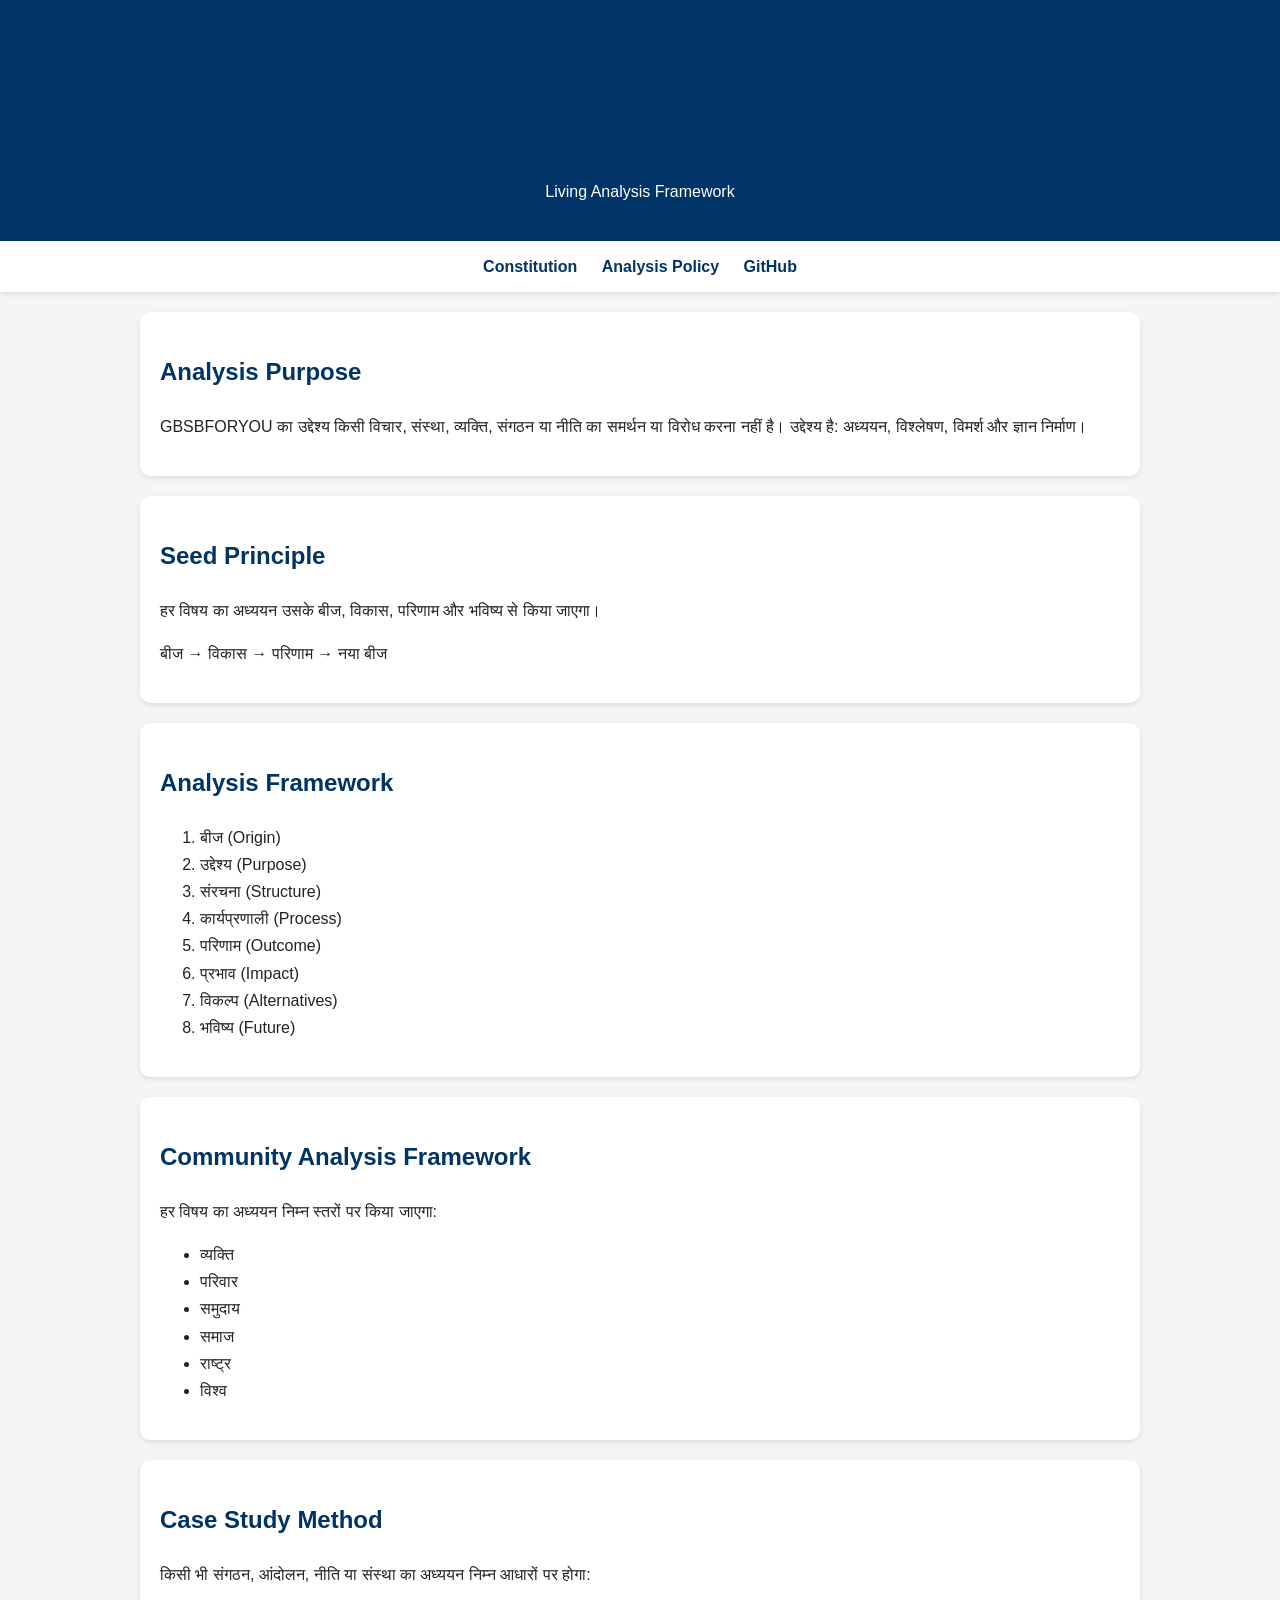
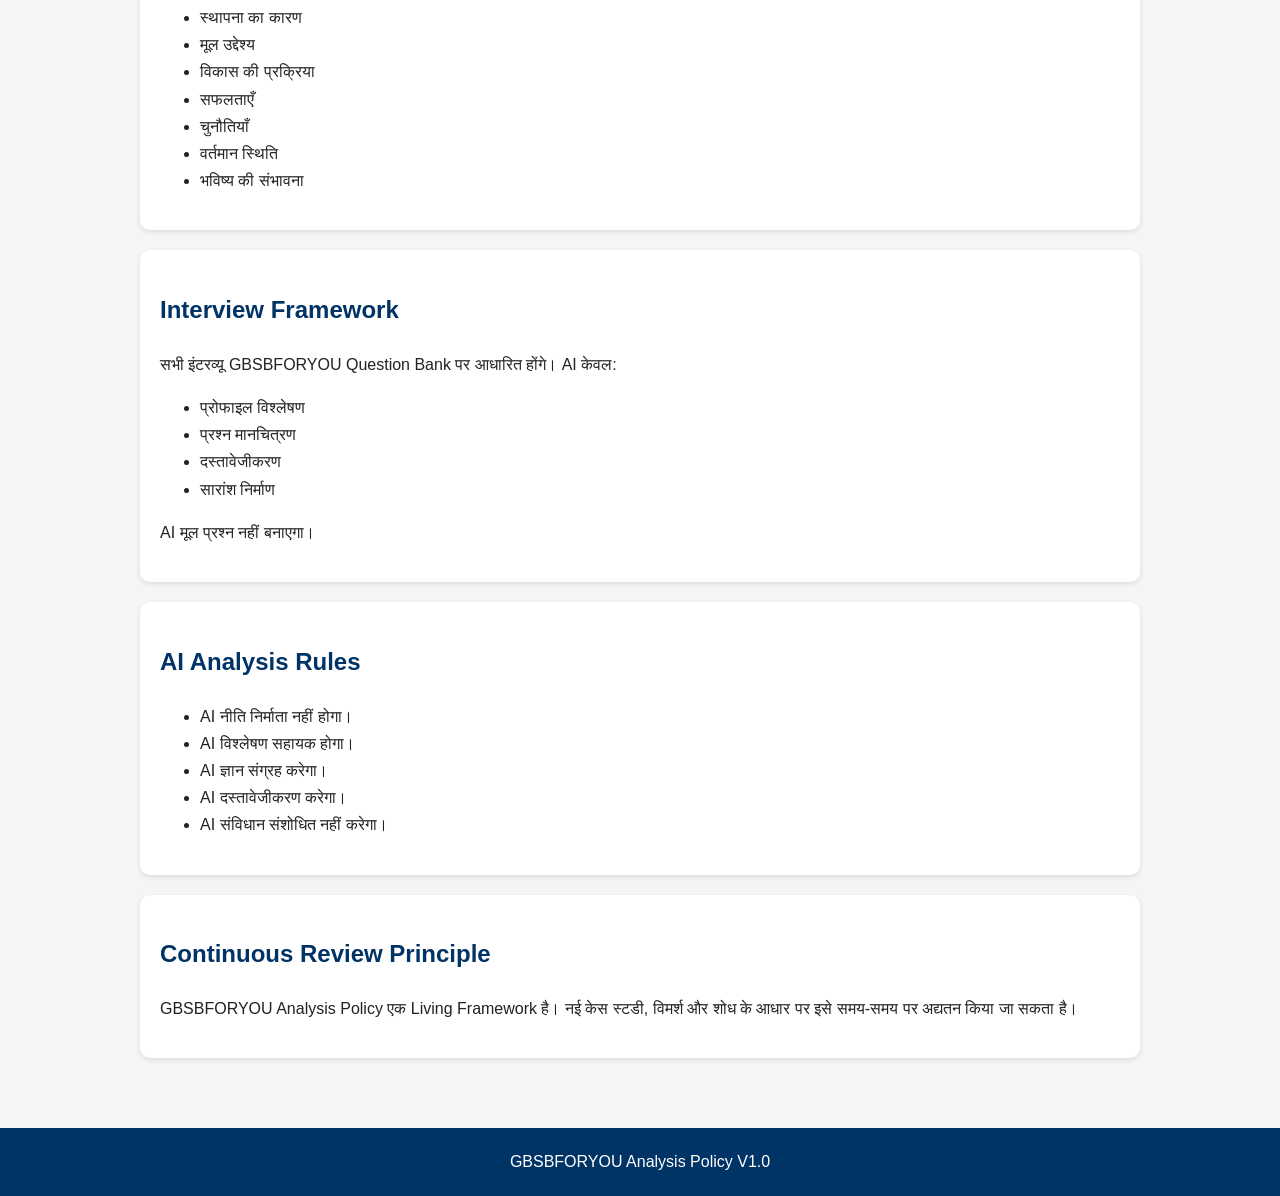
<file: analysis.html>
<!DOCTYPE html><html lang="hi">
<head>
<meta charset="UTF-8">
<meta name="viewport" content="width=device-width, initial-scale=1.0">
<title>GBSBFORYOU Analysis Policy V1.0</title><style>
body{
font-family:Arial,sans-serif;
margin:0;
padding:0;
background:#f5f5f5;
color:#222;
line-height:1.7;
}

header{
background:#003366;
color:white;
padding:20px;
text-align:center;
}

nav{
background:white;
padding:12px;
text-align:center;
box-shadow:0 2px 5px rgba(0,0,0,0.1);
}

nav a{
margin:10px;
text-decoration:none;
color:#003366;
font-weight:bold;
}

.container{
max-width:1000px;
margin:auto;
padding:20px;
}

.card{
background:white;
padding:20px;
margin-bottom:20px;
border-radius:10px;
box-shadow:0 2px 5px rgba(0,0,0,0.1);
}

h1,h2,h3{
color:#003366;
}

footer{
background:#003366;
color:white;
text-align:center;
padding:20px;
margin-top:30px;
}
</style></head><body><header><h1>GBSBFORYOU</h1>
<h2>Analysis Policy V1.0</h2><p>Living Analysis Framework</p></header><nav>
<a href="index.html">Constitution</a>
<a href="analysis.html">Analysis Policy</a>
<a href="https://github.com/ajaysingh132/gbsbforyou-constitution">GitHub</a>
</nav><div class="container"><div class="card"><h2>Analysis Purpose</h2><p>GBSBFORYOU का उद्देश्य किसी विचार, संस्था, व्यक्ति, संगठन या नीति का समर्थन या विरोध करना नहीं है।

उद्देश्य है:

अध्ययन, विश्लेषण, विमर्श और ज्ञान निर्माण।

</p></div><div class="card"><h2>Seed Principle</h2><p>हर विषय का अध्ययन उसके बीज, विकास, परिणाम और भविष्य से किया जाएगा।

</p><p>बीज → विकास → परिणाम → नया बीज

</p></div><div class="card"><h2>Analysis Framework</h2><ol><li>बीज (Origin)</li><li>उद्देश्य (Purpose)</li><li>संरचना (Structure)</li><li>कार्यप्रणाली (Process)</li><li>परिणाम (Outcome)</li><li>प्रभाव (Impact)</li><li>विकल्प (Alternatives)</li><li>भविष्य (Future)</li></ol></div><div class="card"><h2>Community Analysis Framework</h2><p>हर विषय का अध्ययन निम्न स्तरों पर किया जाएगा:

</p><ul><li>व्यक्ति</li><li>परिवार</li><li>समुदाय</li><li>समाज</li><li>राष्ट्र</li><li>विश्व</li></ul></div><div class="card"><h2>Case Study Method</h2><p>किसी भी संगठन, आंदोलन, नीति या संस्था का अध्ययन निम्न आधारों पर होगा:

</p><ul><li>स्थापना का कारण</li><li>मूल उद्देश्य</li><li>विकास की प्रक्रिया</li><li>सफलताएँ</li><li>चुनौतियाँ</li><li>वर्तमान स्थिति</li><li>भविष्य की संभावना</li></ul></div><div class="card"><h2>Interview Framework</h2><p>सभी इंटरव्यू GBSBFORYOU Question Bank पर आधारित होंगे।

AI केवल:

</p><ul><li>प्रोफाइल विश्लेषण</li><li>प्रश्न मानचित्रण</li><li>दस्तावेजीकरण</li><li>सारांश निर्माण</li></ul><p>AI मूल प्रश्न नहीं बनाएगा।

</p></div><div class="card"><h2>AI Analysis Rules</h2><ul><li>AI नीति निर्माता नहीं होगा।</li><li>AI विश्लेषण सहायक होगा।</li><li>AI ज्ञान संग्रह करेगा।</li><li>AI दस्तावेजीकरण करेगा।</li><li>AI संविधान संशोधित नहीं करेगा।</li></ul></div><div class="card"><h2>Continuous Review Principle</h2><p>GBSBFORYOU Analysis Policy एक Living Framework है।

नई केस स्टडी, विमर्श और शोध के आधार पर इसे समय-समय पर अद्यतन किया जा सकता है।

</p></div></div><footer>GBSBFORYOU Analysis Policy V1.0

</footer></body>
                                                                                                                                                  </html>
</file>
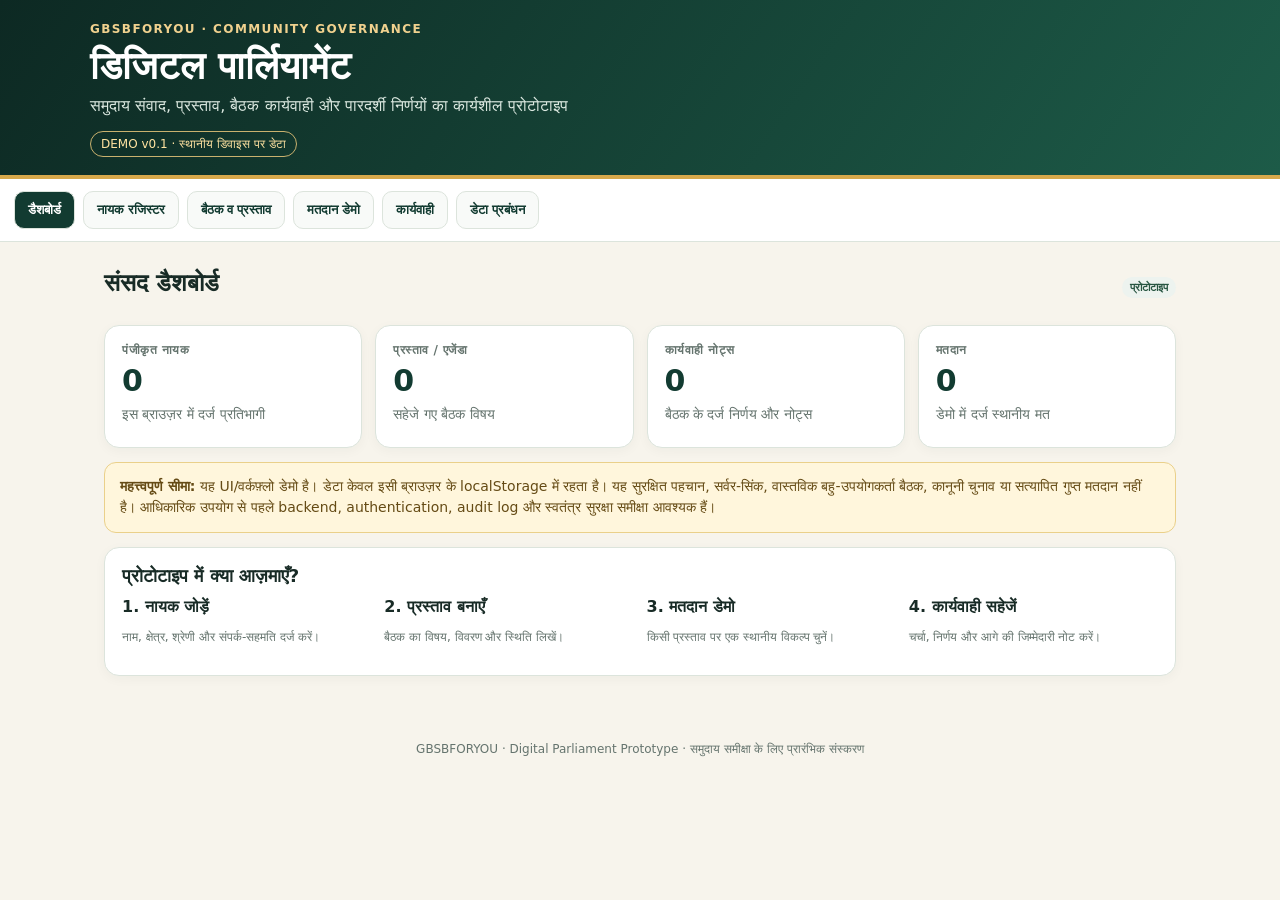
<file: digital-parliament-prototype.html>
<!doctype html>
<html lang="hi">
<head>
<meta charset="utf-8"><meta name="viewport" content="width=device-width,initial-scale=1">
<meta name="theme-color" content="#102d26"><title>Digital Parliament | GBSBFORYOU</title>
<style>
:root{--green:#123b31;--green2:#1b5a48;--gold:#d7a84b;--cream:#f7f4ec;--ink:#182b26;--muted:#65746e;--line:#dce4dc;--white:#fff;--red:#9d3939}
*{box-sizing:border-box}body{margin:0;background:var(--cream);color:var(--ink);font-family:system-ui,-apple-system,"Noto Sans Devanagari",sans-serif}header{background:linear-gradient(125deg,#0d2923,#1d5b48);color:white;padding:22px 18px 18px;border-bottom:4px solid var(--gold)}.wrap{max-width:1100px;margin:auto}header .brand{font-size:12px;letter-spacing:1.4px;color:#f0d18e;font-weight:800}h1{font-size:clamp(25px,5vw,38px);margin:8px 0 5px}header p{margin:0;color:#dce9e1;line-height:1.55}.badge{display:inline-block;border:1px solid #c9b16e;border-radius:20px;padding:5px 10px;font-size:12px;margin-top:12px;color:#ffe3a1}.nav{display:flex;gap:8px;overflow:auto;padding:12px 14px;background:#fff;border-bottom:1px solid var(--line);position:sticky;top:0;z-index:5}.nav button{border:1px solid var(--line);background:#f8faf8;border-radius:10px;padding:10px 13px;white-space:nowrap;font-weight:700;color:var(--green);cursor:pointer}.nav button.active{background:var(--green);color:white}.main{padding:18px 14px 44px}.panel{display:none}.panel.active{display:block}.grid{display:grid;grid-template-columns:repeat(auto-fit,minmax(220px,1fr));gap:13px}.card,.box{background:white;border:1px solid var(--line);border-radius:15px;padding:17px;box-shadow:0 3px 12px #19382b0a}.kicker{font-size:12px;color:var(--muted);font-weight:800;text-transform:uppercase;letter-spacing:.5px}.number{font-size:30px;font-weight:850;color:var(--green);margin:6px 0}.card p{margin:5px 0;color:var(--muted);line-height:1.5;font-size:14px}h2{font-size:24px;margin:4px 0 14px}h3{margin:0 0 10px;font-size:18px}.sectionhead{display:flex;justify-content:space-between;gap:12px;align-items:center;flex-wrap:wrap;margin:5px 0 14px}.notice{background:#fff6dc;border:1px solid #ead08a;color:#654b15;padding:13px 15px;border-radius:12px;margin:14px 0;line-height:1.55;font-size:14px}.green-notice{background:#e8f4ed;border-color:#b9dbc7;color:#23543c}.row{display:grid;grid-template-columns:repeat(auto-fit,minmax(190px,1fr));gap:12px}.field{display:flex;flex-direction:column;gap:6px;margin-bottom:12px}label{font-size:13px;font-weight:750;color:#42564d}input,select,textarea{width:100%;padding:11px 12px;border:1px solid #cbd8cf;border-radius:9px;font:inherit;background:#fff;color:var(--ink)}textarea{min-height:90px;resize:vertical}.btn{border:0;border-radius:9px;padding:11px 15px;font-weight:800;background:var(--green);color:#fff;cursor:pointer}.btn.gold{background:var(--gold);color:#2b271b}.btn.light{background:#edf3ef;color:var(--green);border:1px solid var(--line)}.btn.red{background:var(--red)}.actions{display:flex;gap:8px;flex-wrap:wrap}.tablewrap{overflow:auto;border:1px solid var(--line);border-radius:12px;background:white}table{border-collapse:collapse;width:100%;min-width:600px}th,td{text-align:left;padding:11px 12px;border-bottom:1px solid var(--line);font-size:14px;vertical-align:top}th{background:#edf3ef;color:#294b3c;font-size:12px}tr:last-child td{border-bottom:0}.empty{text-align:center;color:var(--muted);padding:24px}.pill{display:inline-block;padding:4px 8px;border-radius:20px;font-size:11px;font-weight:800;background:#edf3ef;color:#285642}.pill.pending{background:#fff2cf;color:#795b12}.small{font-size:12px;color:var(--muted);line-height:1.5}.ballot{border:1px solid var(--line);border-radius:12px;padding:14px;margin:10px 0}.ballot label{display:flex;align-items:center;gap:10px;padding:8px 0;font-weight:600}.ballot input{width:auto}.footer{text-align:center;padding:22px;color:var(--muted);font-size:12px}#toast{position:fixed;bottom:18px;left:50%;transform:translateX(-50%);background:#172d25;color:white;padding:12px 18px;border-radius:12px;display:none;z-index:10;box-shadow:0 6px 25px #0003}.progress{height:9px;border-radius:8px;background:#e7ece7;overflow:hidden}.progress span{display:block;height:100%;background:var(--green2);width:0%}
</style>
</head>
<body>
<header><div class="wrap"><div class="brand">GBSBFORYOU · COMMUNITY GOVERNANCE</div><h1>डिजिटल पार्लियामेंट</h1><p>समुदाय संवाद, प्रस्ताव, बैठक कार्यवाही और पारदर्शी निर्णयों का कार्यशील प्रोटोटाइप</p><span class="badge">DEMO v0.1 · स्थानीय डिवाइस पर डेटा</span></div></header>
<nav class="nav" aria-label="मुख्य मेनू">
<button class="active" data-tab="home">डैशबोर्ड</button><button data-tab="members">नायक रजिस्टर</button><button data-tab="agenda">बैठक व प्रस्ताव</button><button data-tab="vote">मतदान डेमो</button><button data-tab="minutes">कार्यवाही</button><button data-tab="export">डेटा प्रबंधन</button>
</nav>
<main class="main wrap">
<section class="panel active" id="home"><div class="sectionhead"><h2>संसद डैशबोर्ड</h2><span class="pill">प्रोटोटाइप</span></div>
<div class="grid"><div class="card"><div class="kicker">पंजीकृत नायक</div><div class="number" id="statMembers">0</div><p>इस ब्राउज़र में दर्ज प्रतिभागी</p></div><div class="card"><div class="kicker">प्रस्ताव / एजेंडा</div><div class="number" id="statAgenda">0</div><p>सहेजे गए बैठक विषय</p></div><div class="card"><div class="kicker">कार्यवाही नोट्स</div><div class="number" id="statMinutes">0</div><p>बैठक के दर्ज निर्णय और नोट्स</p></div><div class="card"><div class="kicker">मतदान</div><div class="number" id="statVotes">0</div><p>डेमो में दर्ज स्थानीय मत</p></div></div>
<div class="notice"><b>महत्त्वपूर्ण सीमा:</b> यह UI/वर्कफ़्लो डेमो है। डेटा केवल इसी ब्राउज़र के localStorage में रहता है। यह सुरक्षित पहचान, सर्वर-सिंक, वास्तविक बहु-उपयोगकर्ता बैठक, कानूनी चुनाव या सत्यापित गुप्त मतदान नहीं है। आधिकारिक उपयोग से पहले backend, authentication, audit log और स्वतंत्र सुरक्षा समीक्षा आवश्यक हैं।</div>
<div class="box"><h3>प्रोटोटाइप में क्या आज़माएँ?</h3><div class="grid"><div><b>1. नायक जोड़ें</b><p class="small">नाम, क्षेत्र, श्रेणी और संपर्क-सहमति दर्ज करें।</p></div><div><b>2. प्रस्ताव बनाएँ</b><p class="small">बैठक का विषय, विवरण और स्थिति लिखें।</p></div><div><b>3. मतदान डेमो</b><p class="small">किसी प्रस्ताव पर एक स्थानीय विकल्प चुनें।</p></div><div><b>4. कार्यवाही सहेजें</b><p class="small">चर्चा, निर्णय और आगे की जिम्मेदारी नोट करें।</p></div></div></div>
</section>
<section class="panel" id="members"><div class="sectionhead"><h2>नायक रजिस्टर</h2><button class="btn light" onclick="exportCSV('members')">CSV डाउनलोड</button></div>
<div class="box"><form id="memberForm"><div class="row"><div class="field"><label for="mName">पूरा नाम *</label><input id="mName" required maxlength="100" placeholder="नायक का नाम"></div><div class="field"><label for="mArea">टांडा / बस्ती / क्षेत्र *</label><input id="mArea" required maxlength="120" placeholder="स्थानीय क्षेत्र"></div><div class="field"><label for="mDistrict">जिला</label><input id="mDistrict" maxlength="100" placeholder="जिला"></div><div class="field"><label for="mCategory">प्रस्तावित श्रेणी</label><select id="mCategory"><option>A — ऐतिहासिक मुख्य टांडा</option><option>B — शहरी स्थायी निवासी</option><option>C — ग्रामीण क्षेत्र</option><option>अभी सत्यापन बाकी</option></select></div><div class="field"><label for="mRole">भूमिका</label><select id="mRole"><option>नायक</option><option>महिला नायक</option><option>स्थानीय सत्यापनकर्ता</option><option>पर्यवेक्षक</option></select></div><div class="field"><label for="mStatus">सत्यापन स्थिति</label><select id="mStatus"><option>सत्यापन बाकी</option><option>स्थानीय रूप से सत्यापित</option><option>दस्तावेज़ की जाँच बाकी</option><option>अस्थायी प्रविष्टि</option></select></div></div><div class="field"><label for="mNotes">नोट्स (संवेदनशील निजी जानकारी न लिखें)</label><textarea id="mNotes" maxlength="500" placeholder="स्थानीय सहमति/स्रोत का संक्षिप्त उल्लेख"></textarea></div><button class="btn" type="submit">नायक जोड़ें</button></form></div><div class="tablewrap" style="margin-top:14px"><table><thead><tr><th>नाम</th><th>क्षेत्र / जिला</th><th>श्रेणी / भूमिका</th><th>सत्यापन</th><th>कार्य</th></tr></thead><tbody id="membersTable"></tbody></table></div></section>
<section class="panel" id="agenda"><div class="sectionhead"><h2>बैठक व प्रस्ताव</h2></div><div class="box"><form id="agendaForm"><div class="row"><div class="field"><label for="aTitle">प्रस्ताव / एजेंडा शीर्षक *</label><input id="aTitle" required maxlength="160" placeholder="बैठक का विषय"></div><div class="field"><label for="aMeeting">बैठक की तारीख</label><input id="aMeeting" type="date"></div><div class="field"><label for="aOwner">प्रस्तावक / संयोजक</label><input id="aOwner" maxlength="100" placeholder="नाम या समिति"></div><div class="field"><label for="aStatus">स्थिति</label><select id="aStatus"><option>मसौदा</option><option>चर्चा हेतु</option><option>मतदान हेतु</option><option>स्वीकृत</option><option>अस्वीकृत</option><option>स्थगित</option></select></div></div><div class="field"><label for="aDesc">विवरण / अपेक्षित निर्णय *</label><textarea id="aDesc" required maxlength="2000" placeholder="उद्देश्य, विकल्प, संभावित प्रभाव और निर्णय का प्रश्न"></textarea></div><button class="btn" type="submit">प्रस्ताव सहेजें</button></form></div><div id="agendaList" style="margin-top:14px"></div></section>
<section class="panel" id="vote"><div class="sectionhead"><h2>मतदान डेमो</h2></div><div class="notice"><b>डेमो मात्र:</b> यह मतदान पहचान या पात्रता प्रमाणित नहीं करता और परिणाम कानूनी/आधिकारिक निर्णय नहीं है। एक ही डिवाइस पर डेटा बदला जा सकता है।</div><div class="box"><div class="field"><label for="voteProposal">प्रस्ताव चुनें</label><select id="voteProposal"></select></div><div id="ballotArea"><p class="small">पहले बैठक व प्रस्ताव टैब में प्रस्ताव जोड़ें।</p></div></div><div class="box" style="margin-top:14px"><h3>डेमो परिणाम</h3><div id="voteResults" class="small">अभी कोई मतदान दर्ज नहीं है।</div></div></section>
<section class="panel" id="minutes"><div class="sectionhead"><h2>बैठक कार्यवाही</h2></div><div class="box"><form id="minutesForm"><div class="row"><div class="field"><label for="minTitle">बैठक / कार्यवाही शीर्षक *</label><input id="minTitle" required maxlength="160" placeholder="बैठक का नाम"></div><div class="field"><label for="minDate">तारीख</label><input id="minDate" type="date"></div><div class="field"><label for="minResponsible">जिम्मेदार व्यक्ति / समिति</label><input id="minResponsible" maxlength="100" placeholder="नाम / समिति"></div></div><div class="field"><label for="minDiscussion">चर्चा का सार</label><textarea id="minDiscussion" maxlength="3000"></textarea></div><div class="field"><label for="minDecision">निर्णय / अगली कार्रवाई *</label><textarea id="minDecision" required maxlength="2000" placeholder="निर्णय, जिम्मेदारी और समयसीमा"></textarea></div><button class="btn" type="submit">कार्यवाही सहेजें</button></form></div><div id="minutesList" style="margin-top:14px"></div></section>
<section class="panel" id="export"><div class="sectionhead"><h2>डेटा प्रबंधन</h2></div><div class="box"><h3>बैकअप और निर्यात</h3><p class="small">डेटा इसी ब्राउज़र/डिवाइस पर है। ब्राउज़र डेटा साफ़ करने या डिवाइस बदलने पर खो सकता है। नियमित JSON बैकअप डाउनलोड करें।</p><div class="actions"><button class="btn" onclick="backup()">पूरा JSON बैकअप</button><button class="btn light" onclick="exportCSV('members')">नायक CSV</button><button class="btn light" onclick="exportCSV('agenda')">प्रस्ताव CSV</button><button class="btn light" onclick="exportCSV('minutes')">कार्यवाही CSV</button><label class="btn light" for="restoreFile">JSON बैकअप आयात</label><input id="restoreFile" type="file" accept=".json,application/json" hidden></div></div><div class="box" style="margin-top:14px"><h3>सभी स्थानीय डेमो डेटा हटाएँ</h3><p class="small">यह क्रिया इसी ब्राउज़र के इस प्रोटोटाइप में सहेजे गए सभी रिकॉर्ड मिटा देगी। पहले बैकअप डाउनलोड करें।</p><button class="btn red" onclick="clearAll()">डेमो डेटा मिटाएँ</button></div><div class="notice">गोपनीयता: इस डेमो में असली फोन नंबर, आधार, पते, स्वास्थ्य, वित्तीय या अन्य संवेदनशील जानकारी दर्ज न करें। साझा डिवाइस पर उपयोग करने से बचें।</div></section>
</main><div class="footer">GBSBFORYOU · Digital Parliament Prototype · समुदाय समीक्षा के लिए प्रारंभिक संस्करण</div><div id="toast" role="status"></div>
<script>
const KEY='gbsbforyou_digital_parliament_v01';
const empty={members:[],agenda:[],minutes:[],votes:[]};let db=load();
function load(){try{return {...empty,...JSON.parse(localStorage.getItem(KEY)||'{}')}}catch(e){return {...empty}}}
function save(){localStorage.setItem(KEY,JSON.stringify(db));render();toast('इस डिवाइस पर सहेज दिया गया');}
function toast(s){const t=document.getElementById('toast');t.textContent=s;t.style.display='block';clearTimeout(window.tt);window.tt=setTimeout(()=>t.style.display='none',2300)}
function id(){return Date.now().toString(36)+Math.random().toString(36).slice(2,7)}
function esc(s=''){return String(s).replace(/[&<>"']/g,c=>({'&':'&amp;','<':'&lt;','>':'&gt;','"':'&quot;',"'":'&#39;'}[c]))}
document.querySelectorAll('[data-tab]').forEach(b=>b.addEventListener('click',()=>{document.querySelectorAll('[data-tab]').forEach(x=>x.classList.toggle('active',x===b));document.querySelectorAll('.panel').forEach(x=>x.classList.toggle('active',x.id===b.dataset.tab));}));
document.getElementById('memberForm').addEventListener('submit',e=>{e.preventDefault();db.members.unshift({id:id(),name:mName.value.trim(),area:mArea.value.trim(),district:mDistrict.value.trim(),category:mCategory.value,role:mRole.value,status:mStatus.value,notes:mNotes.value.trim(),created:new Date().toISOString()});e.target.reset();save()});
document.getElementById('agendaForm').addEventListener('submit',e=>{e.preventDefault();db.agenda.unshift({id:id(),title:aTitle.value.trim(),date:aMeeting.value,owner:aOwner.value.trim(),status:aStatus.value,desc:aDesc.value.trim(),created:new Date().toISOString()});e.target.reset();save()});
document.getElementById('minutesForm').addEventListener('submit',e=>{e.preventDefault();db.minutes.unshift({id:id(),title:minTitle.value.trim(),date:minDate.value,responsible:minResponsible.value.trim(),discussion:minDiscussion.value.trim(),decision:minDecision.value.trim(),created:new Date().toISOString()});e.target.reset();save()});
function del(type,uid){if(confirm('क्या यह रिकॉर्ड हटाना चाहते हैं?')){db[type]=db[type].filter(x=>x.id!==uid);if(type==='agenda')db.votes=db.votes.filter(v=>db.agenda.some(a=>a.id===v.agendaId));save()}}
function render(){statMembers.textContent=db.members.length;statAgenda.textContent=db.agenda.length;statMinutes.textContent=db.minutes.length;statVotes.textContent=db.votes.length;
membersTable.innerHTML=db.members.length?db.members.map(m=>'<tr><td><b>'+esc(m.name)+'</b><br><span class="small">'+esc(m.notes)+'</span></td><td>'+esc(m.area)+(m.district?'<br>'+esc(m.district):'')+'</td><td>'+esc(m.category)+'<br>'+esc(m.role)+'</td><td><span class="pill '+(m.status==='सत्यापन बाकी'?'pending':'')+'">'+esc(m.status)+'</span></td><td><button class="btn red" onclick="del(\'members\',\''+m.id+'\')">हटाएँ</button></td></tr>').join(''):'<tr><td colspan="5" class="empty">अभी कोई नायक दर्ज नहीं है।</td></tr>';
agendaList.innerHTML=db.agenda.length?db.agenda.map(a=>'<div class="box" style="margin-bottom:10px"><div class="sectionhead"><h3>'+esc(a.title)+'</h3><span class="pill">'+esc(a.status)+'</span></div><p>'+esc(a.desc)+'</p><p class="small">तारीख: '+esc(a.date||'निर्धारित नहीं')+' · प्रस्तावक: '+esc(a.owner||'दर्ज नहीं')+'</p><div class="actions"><button class="btn light" onclick="setVote(\''+a.id+'\')">मतदान डेमो खोलें</button><button class="btn red" onclick="del(\'agenda\',\''+a.id+'\')">हटाएँ</button></div></div>').join(''):'<div class="box empty">अभी कोई प्रस्ताव नहीं।</div>';
minutesList.innerHTML=db.minutes.length?db.minutes.map(m=>'<div class="box" style="margin-bottom:10px"><h3>'+esc(m.title)+'</h3><p class="small">'+esc(m.date||'तारीख दर्ज नहीं')+' · जिम्मेदार: '+esc(m.responsible||'निर्धारित नहीं')+'</p><p><b>चर्चा:</b> '+esc(m.discussion||'—')+'</p><p><b>निर्णय / कार्रवाई:</b> '+esc(m.decision)+'</p><button class="btn red" onclick="del(\'minutes\',\''+m.id+'\')">हटाएँ</button></div>').join(''):'<div class="box empty">अभी कोई कार्यवाही दर्ज नहीं है।</div>';
const sel=voteProposal,old=sel.value;sel.innerHTML='<option value="">प्रस्ताव चुनें…</option>'+db.agenda.map(a=>'<option value="'+a.id+'">'+esc(a.title)+'</option>').join('');if(db.agenda.some(a=>a.id===old))sel.value=old;renderVote();}
function setVote(x){document.querySelector('[data-tab="vote"]').click();voteProposal.value=x;renderVote()}
voteProposal.addEventListener('change',renderVote);
function renderVote(){const aid=voteProposal.value,a=db.agenda.find(x=>x.id===aid);if(!a){ballotArea.innerHTML='<p class="small">मतदान के लिए प्रस्ताव चुनें।</p>';voteResults.textContent='अभी कोई मतदान दर्ज नहीं है।';return}const existing=db.votes.find(v=>v.agendaId===aid);ballotArea.innerHTML='<h3>'+esc(a.title)+'</h3><p class="small">स्थानीय डेमो मत: '+(existing?'इस डिवाइस पर पहले से एक मत दर्ज है।':'कोई मत दर्ज नहीं है।')+'</p><div class="ballot"><label><input type="radio" name="choice" value="समर्थन"> समर्थन</label><label><input type="radio" name="choice" value="विरोध"> विरोध</label><label><input type="radio" name="choice" value="तटस्थ"> तटस्थ / मतदान से विरत</label></div><button class="btn" onclick="castVote()">डेमो मत सहेजें</button> <button class="btn light" onclick="showResults()">परिणाम देखें</button>';showResults()}
function castVote(){const aid=voteProposal.value,c=document.querySelector('input[name="choice"]:checked');if(!aid||!c){toast('पहले प्रस्ताव और विकल्प चुनें');return}db.votes=db.votes.filter(v=>v.agendaId!==aid);db.votes.push({id:id(),agendaId:aid,choice:c.value,created:new Date().toISOString()});save();renderVote()}
function showResults(){const aid=voteProposal.value,vs=db.votes.filter(v=>v.agendaId===aid);if(!vs.length){voteResults.textContent='इस प्रस्ताव के लिए अभी कोई डेमो मत नहीं है।';return}const counts={'समर्थन':0,'विरोध':0,'तटस्थ':0};vs.forEach(v=>counts[v.choice]++);voteResults.innerHTML=Object.entries(counts).map(([k,v])=>'<p><b>'+k+':</b> '+v+'</p>').join('')+'<p class="small">यह स्थानीय डेमो गिनती है, आधिकारिक मतदान परिणाम नहीं।</p>'}
function download(name,data,type){const blob=new Blob([data],{type});const a=document.createElement('a');a.href=URL.createObjectURL(blob);a.download=name;a.click();setTimeout(()=>URL.revokeObjectURL(a.href),1000)}
function backup(){download('GBSBFORYOU_Digital_Parliament_Backup.json',JSON.stringify(db,null,2),'application/json')}
function csv(rows){if(!rows.length)return '';const keys=Object.keys(rows[0]);return [keys.join(','),...rows.map(r=>keys.map(k=>'"'+String(r[k]??'').replace(/"/g,'""')+'"').join(','))].join('\r\n')}
function exportCSV(type){const rows=db[type]||[];if(!rows.length){toast('निर्यात के लिए रिकॉर्ड नहीं हैं');return}download('Digital_Parliament_'+type+'.csv','\ufeff'+csv(rows),'text/csv;charset=utf-8')}
restoreFile.addEventListener('change',async e=>{const f=e.target.files[0];if(!f)return;try{const parsed=JSON.parse(await f.text());if(!parsed||!Array.isArray(parsed.members)||!Array.isArray(parsed.agenda)||!Array.isArray(parsed.minutes)||!Array.isArray(parsed.votes))throw Error('invalid');if(!confirm('आयात करने पर वर्तमान स्थानीय डेटा बदलेगा। पहले बैकअप लिया है?'))return;db=parsed;save();toast('बैकअप आयात हो गया')}catch(err){alert('यह मान्य प्रोटोटाइप JSON बैकअप नहीं है।')}e.target.value=''});
function clearAll(){if(confirm('क्या आप निश्चित हैं? सभी स्थानीय डेमो रिकॉर्ड स्थायी रूप से हट जाएँगे।')){db={...empty};save()}}
render();
</script></body></html>
</file>
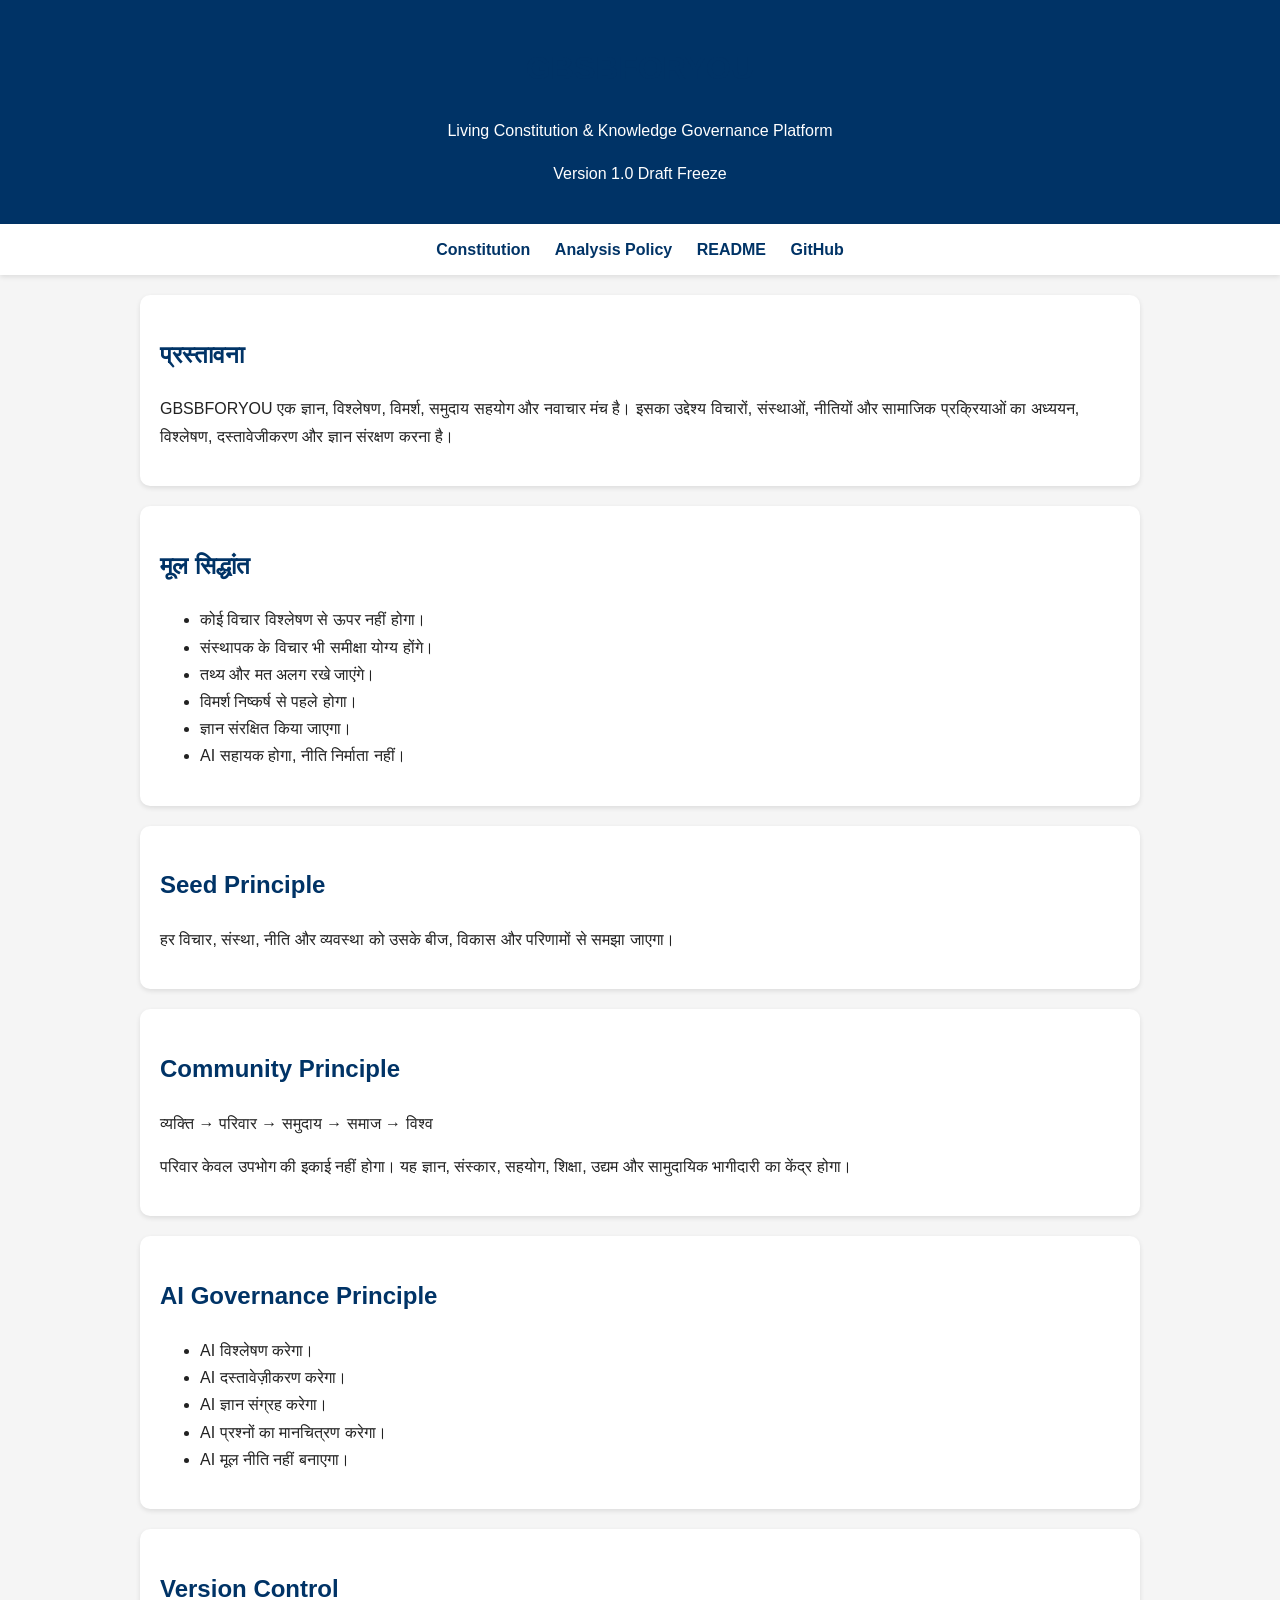
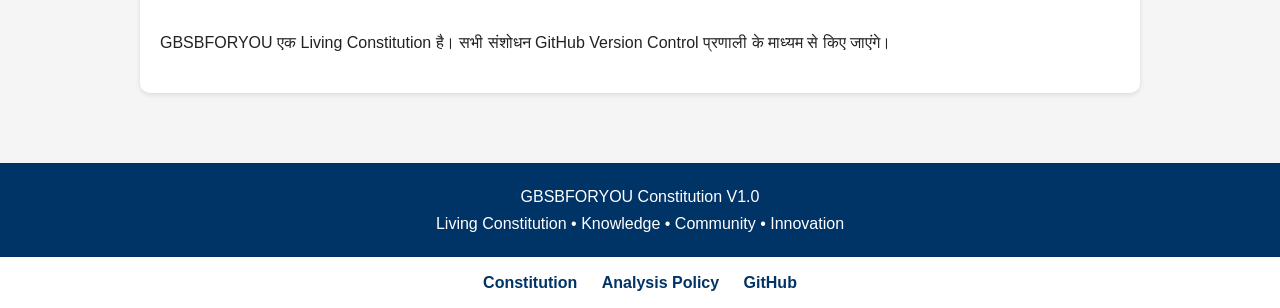
<file: index (3).html>
<!DOCTYPE html><html lang="hi">
<head>
<meta charset="UTF-8">
<meta name="viewport" content="width=device-width, initial-scale=1.0">
<title>GBSBFORYOU Constitution V1.0</title><style>
body{
font-family: Arial, sans-serif;
margin:0;
padding:0;
background:#f5f5f5;
color:#222;
line-height:1.7;
}

header{
background:#003366;
color:white;
padding:20px;
text-align:center;
}

nav{
background:#ffffff;
padding:12px;
text-align:center;
box-shadow:0 2px 5px rgba(0,0,0,0.1);
}

nav a{
text-decoration:none;
margin:10px;
color:#003366;
font-weight:bold;
}

.container{
max-width:1000px;
margin:auto;
padding:20px;
}

.card{
background:white;
padding:20px;
margin-bottom:20px;
border-radius:10px;
box-shadow:0 2px 5px rgba(0,0,0,0.1);
}

h1,h2,h3{
color:#003366;
}

footer{
background:#003366;
color:white;
text-align:center;
padding:20px;
margin-top:30px;
}
</style></head><body><header>
<h1>GBSBFORYOU</h1>
<p>Living Constitution & Knowledge Governance Platform</p>
<p>Version 1.0 Draft Freeze</p>
</header><nav>
<a href="index.html">Constitution</a>
<a href="analysis.html">Analysis Policy</a>
<a href="README.md">README</a>
<a href="https://github.com/ajaysingh132/gbsbforyou-constitution">GitHub</a>
</nav><div class="container"><div class="card">
<h2>प्रस्तावना</h2><p>
GBSBFORYOU एक ज्ञान, विश्लेषण, विमर्श, समुदाय सहयोग और नवाचार मंच है।
इसका उद्देश्य विचारों, संस्थाओं, नीतियों और सामाजिक प्रक्रियाओं का अध्ययन,
विश्लेषण, दस्तावेजीकरण और ज्ञान संरक्षण करना है।
</p></div><div class="card"><h2>मूल सिद्धांत</h2><ul>
<li>कोई विचार विश्लेषण से ऊपर नहीं होगा।</li>
<li>संस्थापक के विचार भी समीक्षा योग्य होंगे।</li>
<li>तथ्य और मत अलग रखे जाएंगे।</li>
<li>विमर्श निष्कर्ष से पहले होगा।</li>
<li>ज्ञान संरक्षित किया जाएगा।</li>
<li>AI सहायक होगा, नीति निर्माता नहीं।</li>
</ul></div><div class="card"><h2>Seed Principle</h2><p>
हर विचार, संस्था, नीति और व्यवस्था को उसके बीज, विकास और परिणामों से समझा जाएगा।
</p></div><div class="card"><h2>Community Principle</h2><p>व्यक्ति → परिवार → समुदाय → समाज → विश्व

</p><p>परिवार केवल उपभोग की इकाई नहीं होगा।
यह ज्ञान, संस्कार, सहयोग, शिक्षा, उद्यम और सामुदायिक भागीदारी का केंद्र होगा।

</p></div><div class="card"><h2>AI Governance Principle</h2><ul><li>AI विश्लेषण करेगा।</li>
<li>AI दस्तावेज़ीकरण करेगा।</li>
<li>AI ज्ञान संग्रह करेगा।</li>
<li>AI प्रश्नों का मानचित्रण करेगा।</li>
<li>AI मूल नीति नहीं बनाएगा।</li></ul></div><div class="card"><h2>Version Control</h2><p>GBSBFORYOU एक Living Constitution है।

सभी संशोधन GitHub Version Control प्रणाली के माध्यम से किए जाएंगे।

</p></div></div><footer>GBSBFORYOU Constitution V1.0<br>

Living Constitution • Knowledge • Community • Innovation

</footer></body>
  </html>

<nav>
<a href="index.html">Constitution</a>
<a href="analysis.html">Analysis Policy</a>
<a href="https://github.com/ajaysingh132/gbsbforyou-constitution">
GitHub
</a>
</nav>
</file>
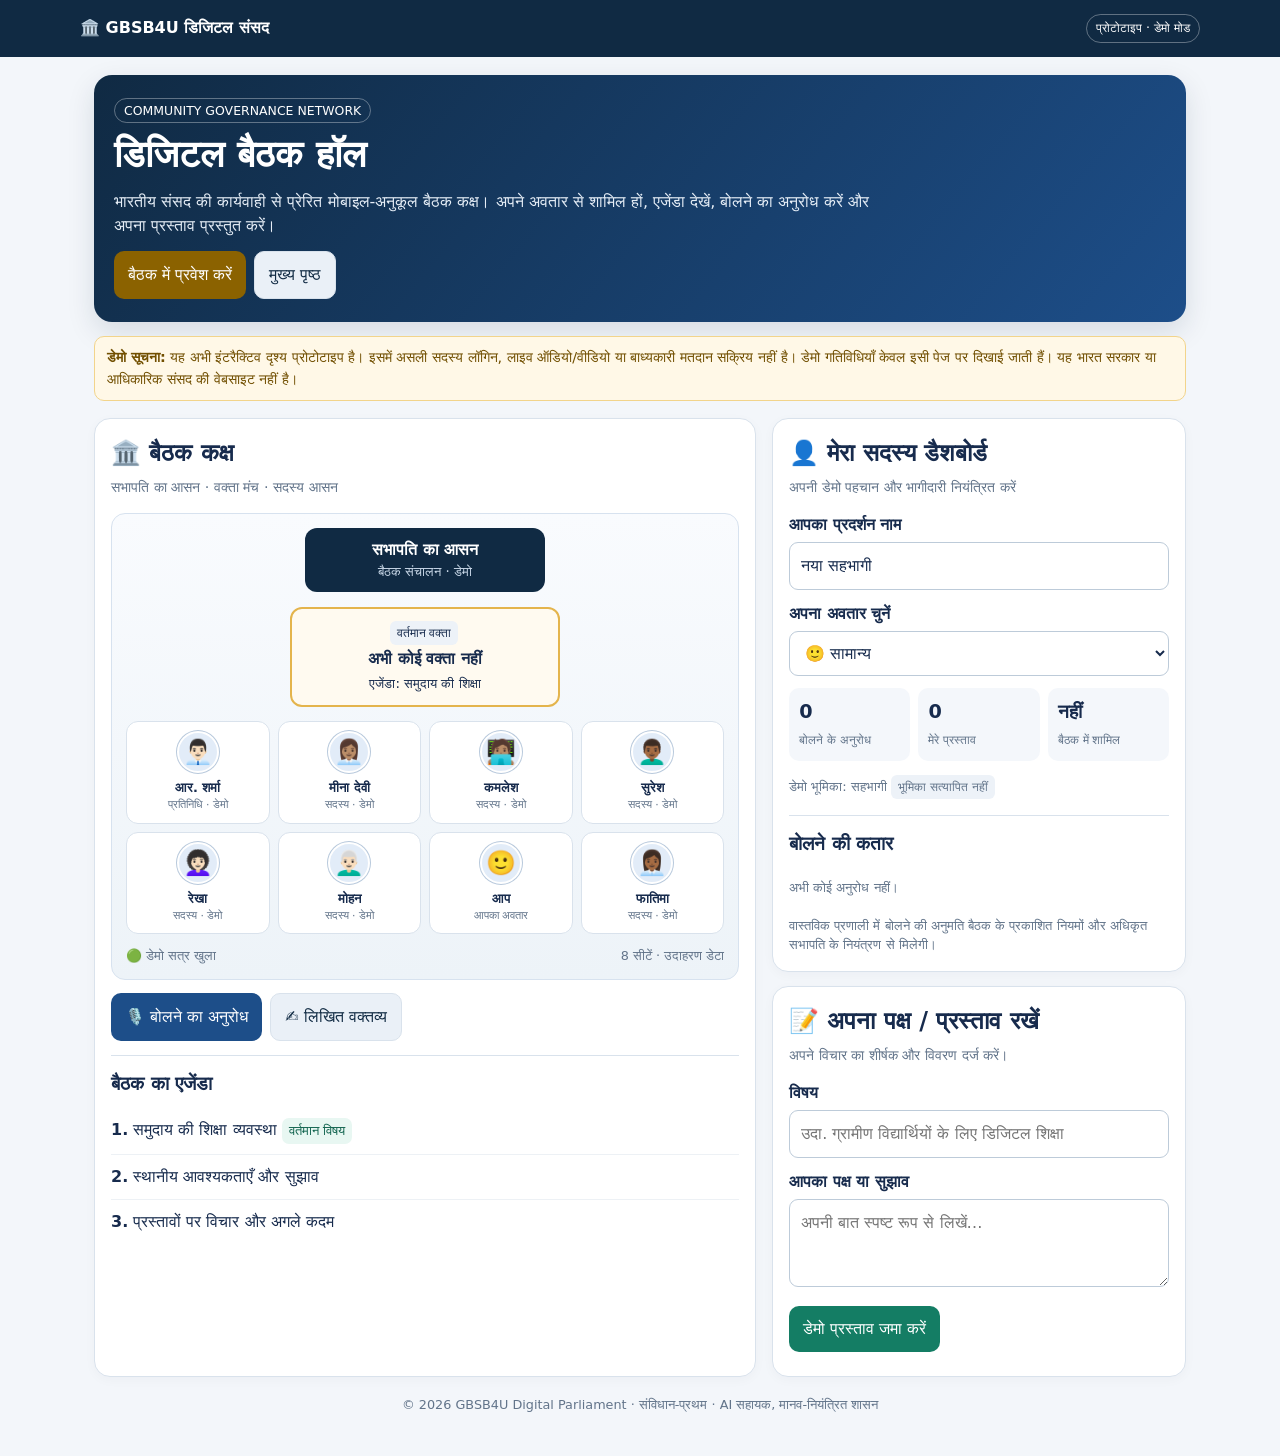
<file: meeting-hall.html>
<!doctype html>
<html lang="hi">
<head>
<meta charset="utf-8">
<meta name="viewport" content="width=device-width, initial-scale=1">
<meta name="theme-color" content="#102a43">
<title>डिजिटल बैठक हॉल | GBSB4U Digital Parliament</title>
<style>
:root{--navy:#102a43;--blue:#1d4e89;--gold:#e4b44c;--paper:#f3f6fa;--ink:#172b4d;--muted:#62748a;--line:#d9e2ec;--green:#147d64}
*{box-sizing:border-box}body{margin:0;font-family:system-ui,-apple-system,"Noto Sans Devanagari",Arial,sans-serif;background:var(--paper);color:var(--ink);line-height:1.5}a{color:inherit}.top{background:var(--navy);color:white;padding:14px 16px}.topinner{max-width:1120px;margin:auto;display:flex;gap:12px;align-items:center;justify-content:space-between;flex-wrap:wrap}.brand{font-weight:800;text-decoration:none}.pill{font-size:.78rem;border:1px solid #ffffff55;padding:4px 9px;border-radius:99px}.wrap{max-width:1120px;margin:auto;padding:18px 14px 42px}.intro{background:linear-gradient(130deg,#102a43,#1d4e89);color:white;padding:23px 20px;border-radius:18px;box-shadow:0 10px 28px #102a4320}.intro h1{font-size:clamp(1.5rem,4vw,2.3rem);margin:5px 0 8px}.intro p{margin:0;color:#e5edf6;max-width:760px}.note{margin-top:14px;background:#fff8e7;color:#714f00;border:1px solid #f2d48b;padding:10px 12px;border-radius:10px;font-size:.9rem}.layout{display:grid;grid-template-columns:minmax(0,1.6fr) minmax(270px,1fr);gap:16px;margin-top:17px}.panel{background:white;border:1px solid var(--line);border-radius:16px;padding:16px;box-shadow:0 3px 12px #102a4308;min-width:0}.panel h2,.panel h3{margin:0 0 10px}.sub{color:var(--muted);font-size:.9rem;margin-top:-4px}.chamber{background:linear-gradient(#f9fbfe,#edf3f8);border:1px solid #d7e2ef;border-radius:14px;padding:14px;overflow:hidden}.chair{background:var(--navy);color:white;border-radius:12px;padding:10px;text-align:center;font-weight:750;max-width:240px;margin:0 auto 15px}.chair small{display:block;color:#c9d8e8;font-weight:500}.speaker{border:2px solid var(--gold);background:#fffaf0;border-radius:12px;text-align:center;padding:10px;margin:0 auto 14px;max-width:270px}.speaker strong{display:block}.seats{display:grid;grid-template-columns:repeat(4,minmax(0,1fr));gap:8px}.seat{background:white;border:1px solid var(--line);border-radius:12px;padding:9px 4px;text-align:center;font-size:.8rem;min-width:0}.avatar{width:42px;height:42px;margin:0 auto 5px;border-radius:50%;display:grid;place-items:center;background:#e2ecf8;font-size:1.5rem;border:2px solid white;box-shadow:0 0 0 1px #b8c9dc}.seat .role{display:block;color:var(--muted);font-size:.68rem}.seat.active{border:2px solid var(--green);background:#ecfbf5}.seat.active .avatar{background:#c7f0e1}.chamberfoot{margin-top:12px;display:flex;justify-content:space-between;gap:8px;flex-wrap:wrap;color:var(--muted);font-size:.8rem}.btn{border:0;border-radius:10px;padding:11px 14px;background:var(--blue);color:white;font-weight:750;font:inherit;cursor:pointer;text-decoration:none;display:inline-flex;align-items:center;justify-content:center;gap:6px}.btn.secondary{background:#eaf0f7;color:var(--navy);border:1px solid var(--line)}.btn.gold{background:#8b6200}.btn.green{background:var(--green)}.btn:focus,input:focus,textarea:focus,select:focus{outline:3px solid #80b7f0;outline-offset:2px}.actions{display:flex;gap:8px;flex-wrap:wrap;margin-top:13px}.field{margin:12px 0}.field label{display:block;font-weight:700;margin-bottom:5px}.field input,.field textarea,.field select{width:100%;padding:11px;border:1px solid #bdcbd9;border-radius:9px;background:white;color:var(--ink);font:inherit}.field textarea{min-height:88px;resize:vertical}.statgrid{display:grid;grid-template-columns:repeat(3,1fr);gap:8px;margin:12px 0}.stat{background:#f4f7fb;border-radius:10px;padding:10px}.stat b{font-size:1.2rem;display:block}.stat span{font-size:.75rem;color:var(--muted)}.list{padding:0;margin:8px 0;list-style:none}.list li{padding:10px 0;border-bottom:1px solid #edf1f5}.list li:last-child{border:0}.status{font-size:.8rem;background:#e8f7f2;color:#12644f;border-radius:7px;padding:3px 7px;display:inline-block}.queueitem{display:flex;justify-content:space-between;gap:8px;align-items:center}.small{font-size:.82rem;color:var(--muted)}.divider{height:1px;background:var(--line);margin:14px 0}.hidden{display:none!important}.toast{margin-top:10px;padding:10px;border-radius:9px;background:#e8f7f2;color:#12644f;display:none}.toast.show{display:block}.foot{text-align:center;color:var(--muted);font-size:.8rem;margin-top:18px}.tag{display:inline-block;border-radius:6px;background:#edf2f8;padding:3px 7px;font-size:.75rem;margin:2px 2px 2px 0}
@media(max-width:760px){.layout{grid-template-columns:1fr}.seats{grid-template-columns:repeat(3,minmax(0,1fr))}.wrap{padding:12px 10px 30px}.panel{padding:13px}.intro{padding:19px 15px}.topinner{align-items:flex-start}.statgrid{grid-template-columns:repeat(3,1fr)}}@media(max-width:360px){.seats{grid-template-columns:repeat(2,minmax(0,1fr))}.actions .btn{width:100%}}
</style>
</head>
<body>
<header class="top"><div class="topinner"><a class="brand" href="index.html">🏛️ GBSB4U डिजिटल संसद</a><span class="pill">प्रोटोटाइप · डेमो मोड</span></div></header>
<main class="wrap">
<section class="intro"><span class="pill">COMMUNITY GOVERNANCE NETWORK</span><h1>डिजिटल बैठक हॉल</h1><p>भारतीय संसद की कार्यवाही से प्रेरित मोबाइल-अनुकूल बैठक कक्ष। अपने अवतार से शामिल हों, एजेंडा देखें, बोलने का अनुरोध करें और अपना प्रस्ताव प्रस्तुत करें।</p><div class="actions"><button class="btn gold" id="joinBtn">बैठक में प्रवेश करें</button><a class="btn secondary" href="index.html">मुख्य पृष्ठ</a></div></section>
<div class="note"><b>डेमो सूचना:</b> यह अभी इंटरैक्टिव दृश्य प्रोटोटाइप है। इसमें असली सदस्य लॉगिन, लाइव ऑडियो/वीडियो या बाध्यकारी मतदान सक्रिय नहीं है। डेमो गतिविधियाँ केवल इसी पेज पर दिखाई जाती हैं। यह भारत सरकार या आधिकारिक संसद की वेबसाइट नहीं है।</div>
<div class="layout">
<section class="panel"><h2>🏛️ बैठक कक्ष</h2><p class="sub">सभापति का आसन · वक्ता मंच · सदस्य आसन</p>
<div class="chamber"><div class="chair">सभापति का आसन<small>बैठक संचालन · डेमो</small></div><div class="speaker"><span class="tag">वर्तमान वक्ता</span><strong id="currentSpeaker">अभी कोई वक्ता नहीं</strong><small id="speakerTopic">एजेंडा: समुदाय की शिक्षा</small></div>
<div class="seats" id="seats">
<div class="seat"><div class="avatar">👨🏻‍💼</div><b>आर. शर्मा</b><span class="role">प्रतिनिधि · डेमो</span></div>
<div class="seat"><div class="avatar">👩🏽‍💼</div><b>मीना देवी</b><span class="role">सदस्य · डेमो</span></div>
<div class="seat"><div class="avatar">🧑🏽‍💻</div><b>कमलेश</b><span class="role">सदस्य · डेमो</span></div>
<div class="seat"><div class="avatar">👨🏾‍🦱</div><b>सुरेश</b><span class="role">सदस्य · डेमो</span></div>
<div class="seat"><div class="avatar">👩🏻‍🦱</div><b>रेखा</b><span class="role">सदस्य · डेमो</span></div>
<div class="seat"><div class="avatar">👨🏻‍🦳</div><b>मोहन</b><span class="role">सदस्य · डेमो</span></div>
<div class="seat"><div class="avatar" id="myAvatar">🙂</div><b id="mySeatName">आप</b><span class="role">आपका अवतार</span></div>
<div class="seat"><div class="avatar">👩🏾‍💼</div><b>फातिमा</b><span class="role">सदस्य · डेमो</span></div>
</div><div class="chamberfoot"><span>🟢 डेमो सत्र खुला</span><span id="presence">8 सीटें · उदाहरण डेटा</span></div></div>
<div class="actions"><button class="btn" id="speakBtn">🎙️ बोलने का अनुरोध</button><button class="btn secondary" id="textBtn">✍️ लिखित वक्तव्य</button></div><div id="hallToast" class="toast" role="status"></div>
<div class="divider"></div><h3>बैठक का एजेंडा</h3><ol class="list"><li><b>1.</b> समुदाय की शिक्षा व्यवस्था <span class="status">वर्तमान विषय</span></li><li><b>2.</b> स्थानीय आवश्यकताएँ और सुझाव</li><li><b>3.</b> प्रस्तावों पर विचार और अगले कदम</li></ol>
</section>
<aside>
<section class="panel"><h2>👤 मेरा सदस्य डैशबोर्ड</h2><p class="sub">अपनी डेमो पहचान और भागीदारी नियंत्रित करें</p>
<div class="field"><label for="displayName">आपका प्रदर्शन नाम</label><input id="displayName" value="नया सहभागी" maxlength="50"></div>
<div class="field"><label for="avatarSelect">अपना अवतार चुनें</label><select id="avatarSelect"><option value="🙂">🙂 सामान्य</option><option value="👨🏻‍💼">👨🏻‍💼 औपचारिक</option><option value="👩🏽‍💼">👩🏽‍💼 औपचारिक</option><option value="🧑🏽‍💻">🧑🏽‍💻 डिजिटल</option><option value="👳🏽‍♂️">👳🏽‍♂️ पारंपरिक</option><option value="👩🏻‍🦱">👩🏻‍🦱 सहभागी</option></select></div>
<div class="statgrid"><div class="stat"><b id="requestCount">0</b><span>बोलने के अनुरोध</span></div><div class="stat"><b id="proposalCount">0</b><span>मेरे प्रस्ताव</span></div><div class="stat"><b id="meetingState">नहीं</b><span>बैठक में शामिल</span></div></div>
<div class="small">डेमो भूमिका: सहभागी <span class="tag">भूमिका सत्यापित नहीं</span></div>
<div class="divider"></div><h3>बोलने की कतार</h3><ul class="list" id="queue"><li class="small">अभी कोई अनुरोध नहीं।</li></ul><div class="small">वास्तविक प्रणाली में बोलने की अनुमति बैठक के प्रकाशित नियमों और अधिकृत सभापति के नियंत्रण से मिलेगी।</div>
</section>
<section class="panel" style="margin-top:14px"><h2>📝 अपना पक्ष / प्रस्ताव रखें</h2><p class="sub">अपने विचार का शीर्षक और विवरण दर्ज करें।</p>
<form id="proposalForm"><div class="field"><label for="proposalTitle">विषय</label><input id="proposalTitle" required maxlength="100" placeholder="उदा. ग्रामीण विद्यार्थियों के लिए डिजिटल शिक्षा"></div><div class="field"><label for="proposalBody">आपका पक्ष या सुझाव</label><textarea id="proposalBody" required maxlength="1200" placeholder="अपनी बात स्पष्ट रूप से लिखें…"></textarea></div><button class="btn green" type="submit">डेमो प्रस्ताव जमा करें</button></form><div id="proposalToast" class="toast" role="status"></div><ul class="list" id="proposalList"></ul>
</section>
</aside>
</div>
<div class="foot">© 2026 GBSB4U Digital Parliament · संविधान-प्रथम · AI सहायक, मानव-नियंत्रित शासन</div>
</main>
<script>
(function(){
const $=id=>document.getElementById(id);let joined=false,requests=0,proposals=0;const queue=[];
function toast(el,msg){el.textContent=msg;el.classList.add('show');}
$('joinBtn').addEventListener('click',()=>{joined=!joined;$('meetingState').textContent=joined?'हाँ':'नहीं';$('joinBtn').textContent=joined?'बैठक से बाहर निकलें':'बैठक में प्रवेश करें';$('presence').textContent=joined?'आप डेमो बैठक में शामिल हैं':'8 सीटें · उदाहरण डेटा';toast($('hallToast'),joined?'आप डेमो बैठक में शामिल हो गए हैं। अपना अवतार और नाम डैशबोर्ड से बदल सकते हैं।':'आप डेमो बैठक से बाहर आ गए हैं।');});
$('avatarSelect').addEventListener('change',e=>{$('myAvatar').textContent=e.target.value;});
$('displayName').addEventListener('input',e=>{$('mySeatName').textContent=e.target.value.trim()||'आप';});
$('speakBtn').addEventListener('click',()=>{if(!joined){toast($('hallToast'),'पहले “बैठक में प्रवेश करें” दबाएँ।');return;}const name=$('displayName').value.trim()||'नया सहभागी';if(queue.includes(name)){toast($('hallToast'),'आपका बोलने का अनुरोध पहले से कतार में है।');return;}queue.push(name);requests++;$('requestCount').textContent=requests;renderQueue();toast($('hallToast'),'आपका अनुरोध डेमो कतार में जोड़ा गया है। यह वास्तविक सभापति को नहीं भेजा जाता।');});
function renderQueue(){const el=$('queue');el.innerHTML='';if(!queue.length){el.innerHTML='<li class="small">अभी कोई अनुरोध नहीं।</li>';return;}queue.forEach((name,i)=>{const li=document.createElement('li');li.className='queueitem';const left=document.createElement('span');left.textContent=(i+1)+'. '+name;const badge=document.createElement('span');badge.className='status';badge.textContent='अनुरोध';li.append(left,badge);el.appendChild(li);});}
$('textBtn').addEventListener('click',()=>{$('proposalTitle').focus();toast($('hallToast'),'अपना लिखित वक्तव्य नीचे “अपना पक्ष / प्रस्ताव रखें” फ़ॉर्म में दर्ज करें।');});
$('proposalForm').addEventListener('submit',e=>{e.preventDefault();const title=$('proposalTitle').value.trim(),body=$('proposalBody').value.trim();if(!title||!body)return;proposals++;$('proposalCount').textContent=proposals;const li=document.createElement('li');const strong=document.createElement('b');strong.textContent=title;const p=document.createElement('p');p.className='small';p.textContent=body;const tag=document.createElement('span');tag.className='tag';tag.textContent='स्थानीय डेमो · सहेजा नहीं गया';li.append(strong,p,tag);$('proposalList').prepend(li);$('proposalTitle').value='';$('proposalBody').value='';toast($('proposalToast'),'आपका प्रस्ताव इस पेज पर डेमो के रूप में दिखाया गया है; सर्वर पर सहेजा नहीं गया।');});
})();
</script>
</body>
</html>
</file>
